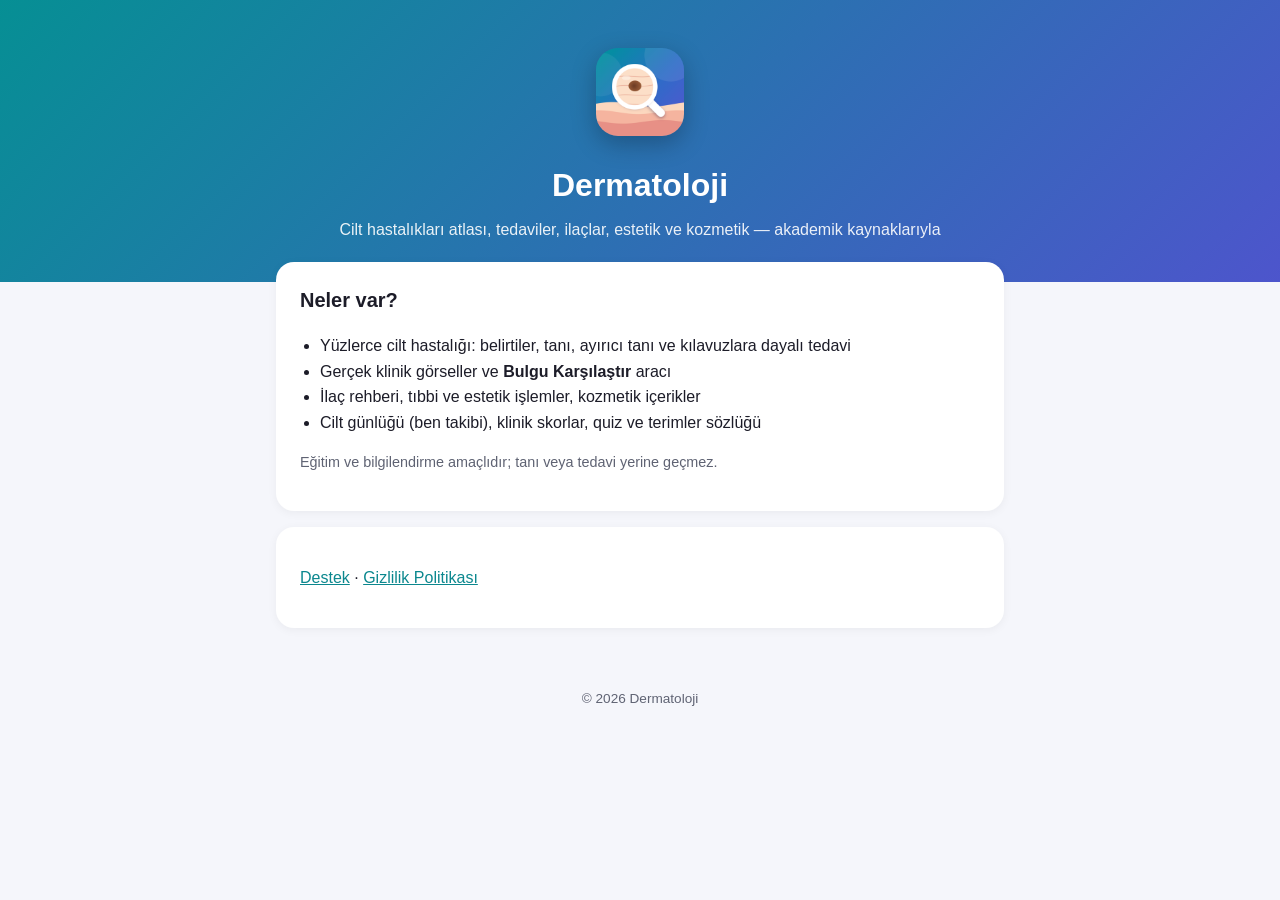
<file: index.html>
<!doctype html>
<html lang="tr">
<head>
<meta charset="utf-8"><meta name="viewport" content="width=device-width, initial-scale=1">
<title>Dermatoloji – Cilt Hastalıkları Atlası ve Rehberi</title>
<link rel="stylesheet" href="style.css">
</head>
<body>
<header>
  <img src="icon.png" alt="Dermatoloji simgesi">
  <h1>Dermatoloji</h1>
  <p>Cilt hastalıkları atlası, tedaviler, ilaçlar, estetik ve kozmetik — akademik kaynaklarıyla</p>
</header>
<main>
  <div class="card">
    <h2>Neler var?</h2>
    <ul>
      <li>Yüzlerce cilt hastalığı: belirtiler, tanı, ayırıcı tanı ve kılavuzlara dayalı tedavi</li>
      <li>Gerçek klinik görseller ve <strong>Bulgu Karşılaştır</strong> aracı</li>
      <li>İlaç rehberi, tıbbi ve estetik işlemler, kozmetik içerikler</li>
      <li>Cilt günlüğü (ben takibi), klinik skorlar, quiz ve terimler sözlüğü</li>
    </ul>
    <p class="muted">Eğitim ve bilgilendirme amaçlıdır; tanı veya tedavi yerine geçmez.</p>
  </div>
  <div class="card">
    <p><a href="destek.html">Destek</a> · <a href="gizlilik.html">Gizlilik Politikası</a></p>
  </div>
</main>
<footer>© 2026 Dermatoloji</footer>
</body>
</html>
</file>
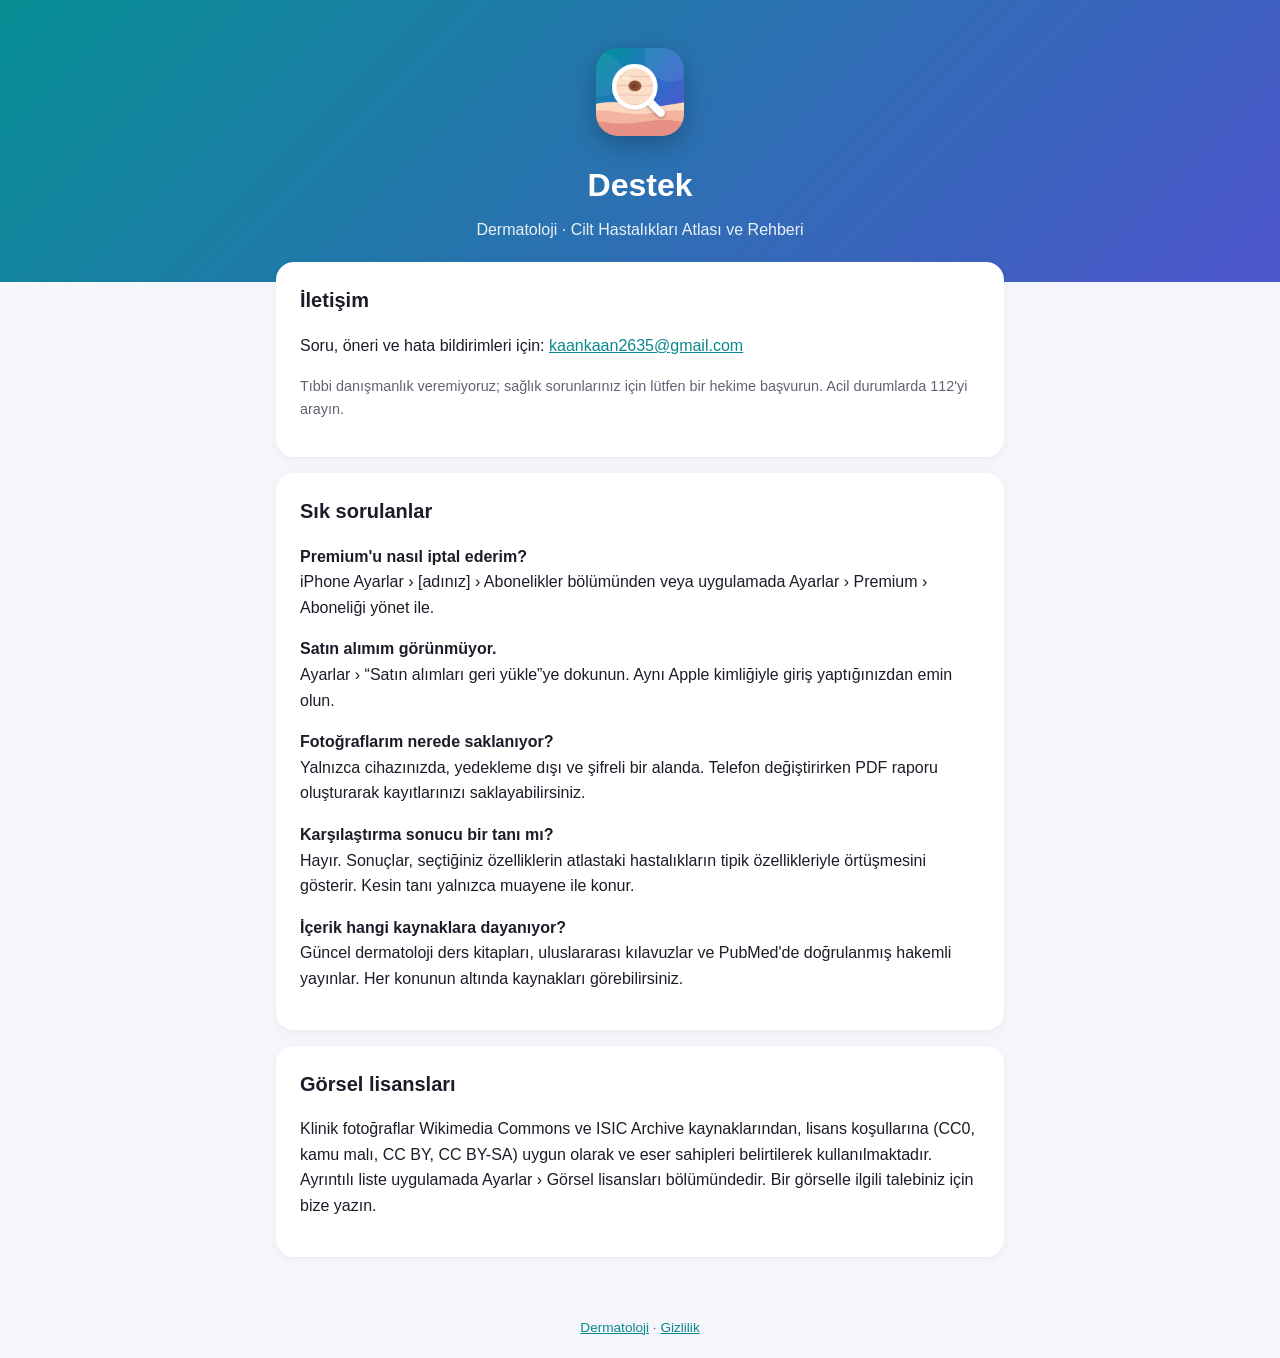
<file: destek.html>
<!doctype html>
<html lang="tr">
<head>
<meta charset="utf-8"><meta name="viewport" content="width=device-width, initial-scale=1">
<title>Dermatoloji – Destek</title>
<link rel="stylesheet" href="style.css">
</head>
<body>
<header>
  <img src="icon.png" alt="Dermatoloji simgesi">
  <h1>Destek</h1>
  <p>Dermatoloji · Cilt Hastalıkları Atlası ve Rehberi</p>
</header>
<main>
  <div class="card">
    <h2>İletişim</h2>
    <p>Soru, öneri ve hata bildirimleri için: <a href="mailto:kaankaan2635@gmail.com">kaankaan2635@gmail.com</a></p>
    <p class="muted">Tıbbi danışmanlık veremiyoruz; sağlık sorunlarınız için lütfen bir hekime başvurun. Acil durumlarda 112'yi arayın.</p>
  </div>
  <div class="card">
    <h2>Sık sorulanlar</h2>
    <p><strong>Premium'u nasıl iptal ederim?</strong><br>iPhone Ayarlar › [adınız] › Abonelikler bölümünden veya uygulamada Ayarlar › Premium › Aboneliği yönet ile.</p>
    <p><strong>Satın alımım görünmüyor.</strong><br>Ayarlar › “Satın alımları geri yükle”ye dokunun. Aynı Apple kimliğiyle giriş yaptığınızdan emin olun.</p>
    <p><strong>Fotoğraflarım nerede saklanıyor?</strong><br>Yalnızca cihazınızda, yedekleme dışı ve şifreli bir alanda. Telefon değiştirirken PDF raporu oluşturarak kayıtlarınızı saklayabilirsiniz.</p>
    <p><strong>Karşılaştırma sonucu bir tanı mı?</strong><br>Hayır. Sonuçlar, seçtiğiniz özelliklerin atlastaki hastalıkların tipik özellikleriyle örtüşmesini gösterir. Kesin tanı yalnızca muayene ile konur.</p>
    <p><strong>İçerik hangi kaynaklara dayanıyor?</strong><br>Güncel dermatoloji ders kitapları, uluslararası kılavuzlar ve PubMed'de doğrulanmış hakemli yayınlar. Her konunun altında kaynakları görebilirsiniz.</p>
  </div>
  <div class="card">
    <h2>Görsel lisansları</h2>
    <p>Klinik fotoğraflar Wikimedia Commons ve ISIC Archive kaynaklarından, lisans koşullarına (CC0, kamu malı, CC BY, CC BY-SA) uygun olarak ve eser sahipleri belirtilerek kullanılmaktadır. Ayrıntılı liste uygulamada Ayarlar › Görsel lisansları bölümündedir. Bir görselle ilgili talebiniz için bize yazın.</p>
  </div>
</main>
<footer><a href="index.html">Dermatoloji</a> · <a href="gizlilik.html">Gizlilik</a></footer>
</body>
</html>
</file>
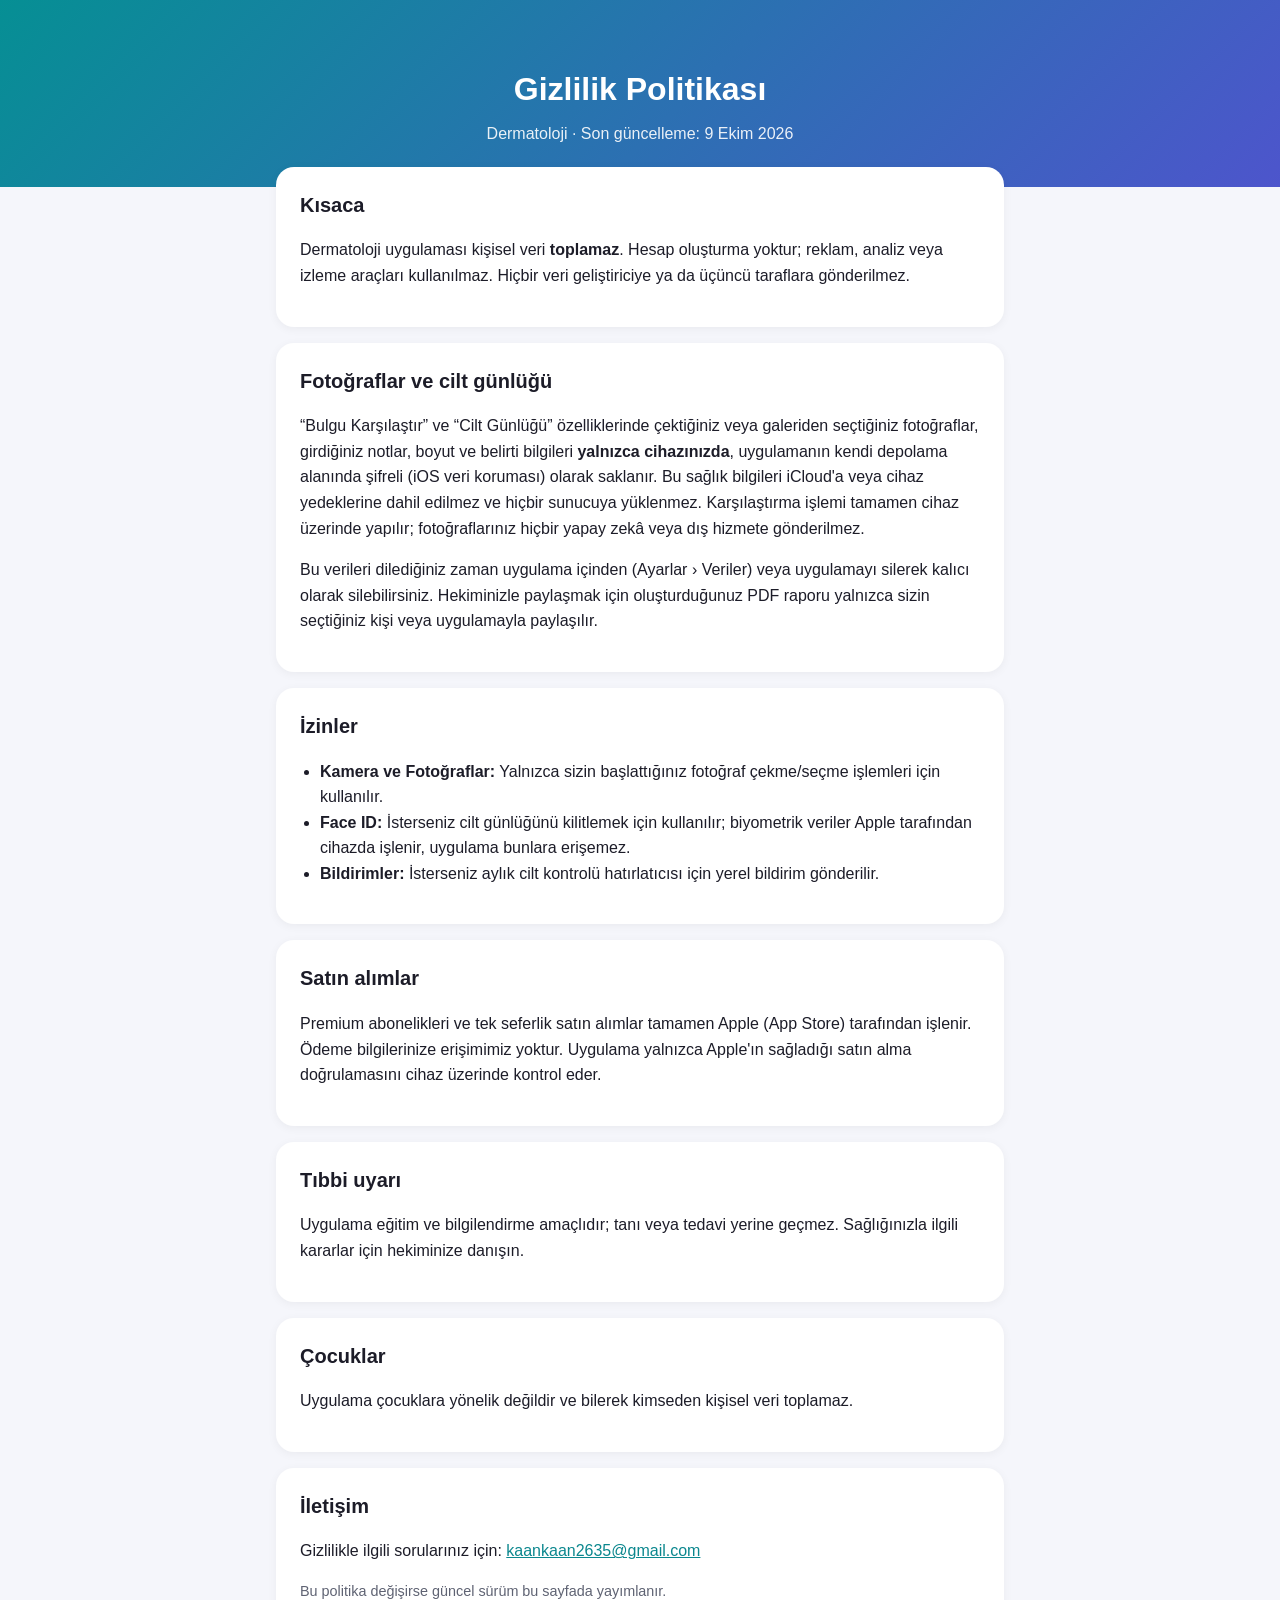
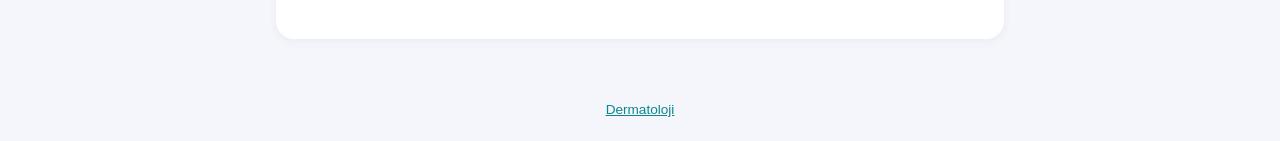
<file: gizlilik.html>
<!doctype html>
<html lang="tr">
<head>
<meta charset="utf-8"><meta name="viewport" content="width=device-width, initial-scale=1">
<title>Dermatoloji – Gizlilik Politikası</title>
<link rel="stylesheet" href="style.css">
</head>
<body>
<header>
  <h1>Gizlilik Politikası</h1>
  <p>Dermatoloji · Son güncelleme: 9 Ekim 2026</p>
</header>
<main>
  <div class="card">
    <h2>Kısaca</h2>
    <p>Dermatoloji uygulaması kişisel veri <strong>toplamaz</strong>. Hesap oluşturma yoktur; reklam, analiz veya izleme araçları kullanılmaz. Hiçbir veri geliştiriciye ya da üçüncü taraflara gönderilmez.</p>
  </div>
  <div class="card">
    <h2>Fotoğraflar ve cilt günlüğü</h2>
    <p>“Bulgu Karşılaştır” ve “Cilt Günlüğü” özelliklerinde çektiğiniz veya galeriden seçtiğiniz fotoğraflar, girdiğiniz notlar, boyut ve belirti bilgileri <strong>yalnızca cihazınızda</strong>, uygulamanın kendi depolama alanında şifreli (iOS veri koruması) olarak saklanır. Bu sağlık bilgileri iCloud'a veya cihaz yedeklerine dahil edilmez ve hiçbir sunucuya yüklenmez. Karşılaştırma işlemi tamamen cihaz üzerinde yapılır; fotoğraflarınız hiçbir yapay zekâ veya dış hizmete gönderilmez.</p>
    <p>Bu verileri dilediğiniz zaman uygulama içinden (Ayarlar › Veriler) veya uygulamayı silerek kalıcı olarak silebilirsiniz. Hekiminizle paylaşmak için oluşturduğunuz PDF raporu yalnızca sizin seçtiğiniz kişi veya uygulamayla paylaşılır.</p>
  </div>
  <div class="card">
    <h2>İzinler</h2>
    <ul>
      <li><strong>Kamera ve Fotoğraflar:</strong> Yalnızca sizin başlattığınız fotoğraf çekme/seçme işlemleri için kullanılır.</li>
      <li><strong>Face ID:</strong> İsterseniz cilt günlüğünü kilitlemek için kullanılır; biyometrik veriler Apple tarafından cihazda işlenir, uygulama bunlara erişemez.</li>
      <li><strong>Bildirimler:</strong> İsterseniz aylık cilt kontrolü hatırlatıcısı için yerel bildirim gönderilir.</li>
    </ul>
  </div>
  <div class="card">
    <h2>Satın alımlar</h2>
    <p>Premium abonelikleri ve tek seferlik satın alımlar tamamen Apple (App Store) tarafından işlenir. Ödeme bilgilerinize erişimimiz yoktur. Uygulama yalnızca Apple'ın sağladığı satın alma doğrulamasını cihaz üzerinde kontrol eder.</p>
  </div>
  <div class="card">
    <h2>Tıbbi uyarı</h2>
    <p>Uygulama eğitim ve bilgilendirme amaçlıdır; tanı veya tedavi yerine geçmez. Sağlığınızla ilgili kararlar için hekiminize danışın.</p>
  </div>
  <div class="card">
    <h2>Çocuklar</h2>
    <p>Uygulama çocuklara yönelik değildir ve bilerek kimseden kişisel veri toplamaz.</p>
  </div>
  <div class="card">
    <h2>İletişim</h2>
    <p>Gizlilikle ilgili sorularınız için: <a href="mailto:kaankaan2635@gmail.com">kaankaan2635@gmail.com</a></p>
    <p class="muted">Bu politika değişirse güncel sürüm bu sayfada yayımlanır.</p>
  </div>
</main>
<footer><a href="index.html">Dermatoloji</a></footer>
</body>
</html>
</file>
<file: style.css>
:root { --brand:#0b878e; --text:#1c1c28; --muted:#5f6373; --bg:#f5f6fb; --card:#fff; }
@media (prefers-color-scheme: dark) { :root { --text:#ecedf5; --muted:#a3a7b8; --bg:#11121a; --card:#1b1d29; --brand:#5fd0d6; } }
* { box-sizing: border-box; }
body { margin:0; font-family:-apple-system,BlinkMacSystemFont,"Segoe UI",Roboto,sans-serif; background:var(--bg); color:var(--text); line-height:1.6; }
header { background:linear-gradient(135deg,#068f94,#4d55cc); color:#fff; padding:48px 20px 40px; text-align:center; }
header img { width:88px; height:88px; border-radius:22px; box-shadow:0 8px 24px rgba(0,0,0,.25); }
header h1 { margin:16px 0 6px; font-size:2rem; }
header p { margin:0; opacity:.9; }
main { max-width:760px; margin:-20px auto 40px; padding:0 16px; }
.card { background:var(--card); border-radius:18px; padding:22px 24px; margin-bottom:16px; box-shadow:0 2px 10px rgba(0,0,0,.05); }
h2 { margin-top:0; font-size:1.25rem; }
a { color:var(--brand); }
ul { padding-left:20px; }
.muted { color:var(--muted); font-size:.9rem; }
footer { text-align:center; color:var(--muted); font-size:.85rem; padding:20px; }
</file>
